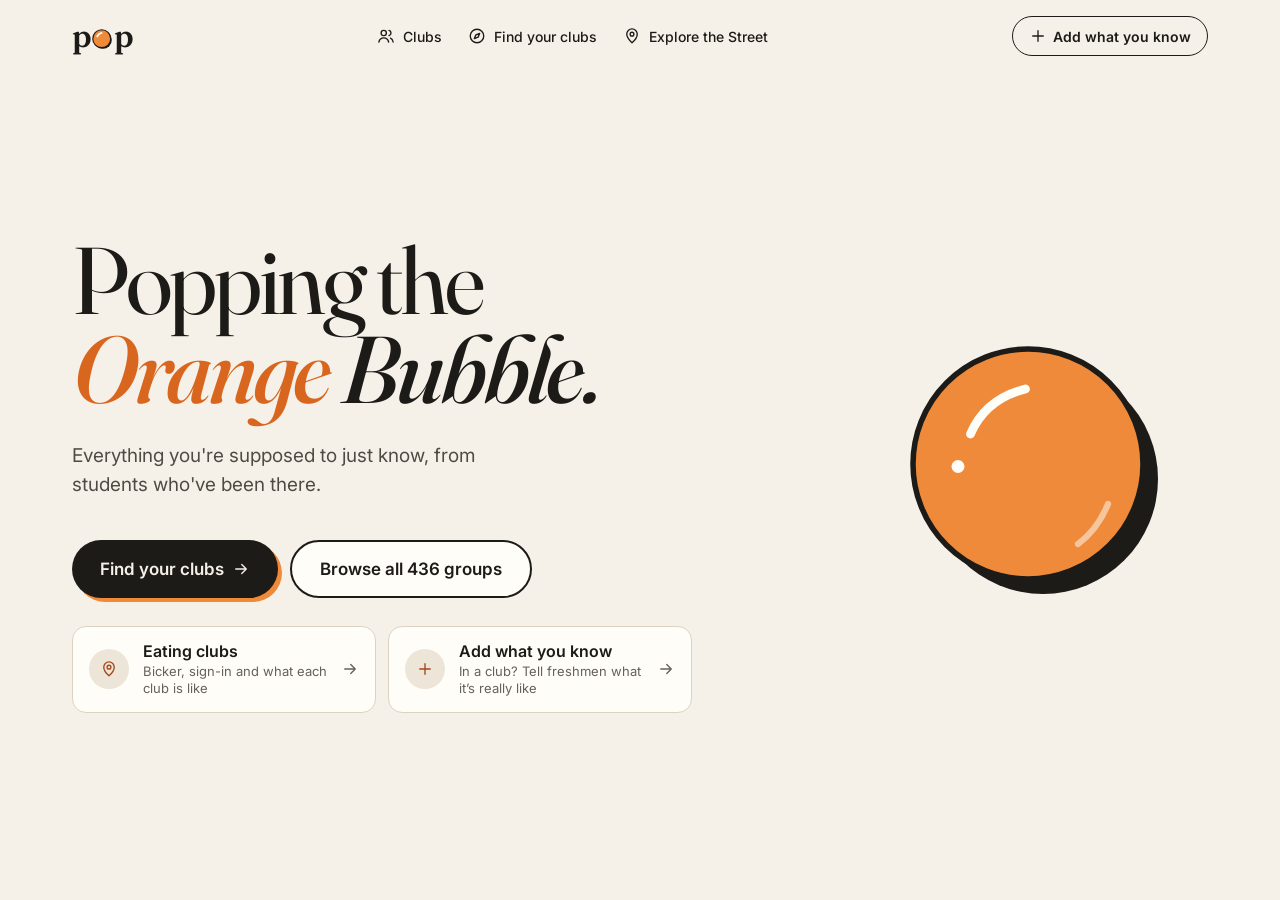
<file: index.html>
<!doctype html>
<html lang="en">
<head>
  <meta charset="utf-8">
  <meta name="viewport" content="width=device-width, initial-scale=1">
  <title>pop · Popping the Orange Bubble</title>
  <meta name="description" content="The unofficial student guide to Princeton: clubs and eating clubs, from students who've been there.">
  <link rel="icon" href="assets/bubble.svg" type="image/svg+xml">
  <link rel="preconnect" href="https://fonts.googleapis.com">
  <link rel="preconnect" href="https://fonts.gstatic.com" crossorigin>
  <link rel="stylesheet" href="https://fonts.googleapis.com/css2?family=Fraunces:ital,opsz,wght@0,9..144,300..700;1,9..144,300..700&family=Inter:wght@400;500;600;700&display=swap">
  <link rel="stylesheet" href="css/styles.css">
</head>
<body>
<div class="page">
  <header data-header="home"></header>

  <main class="container hero">
    <div class="hero-copy">
      <h1>Popping the <em><span class="orange">Orange</span> Bubble.</em></h1>
      <p>Everything you're supposed to just know, from students who've been there.</p>
      <div class="hero-cta">
        <a class="btn pill big" href="quiz.html">Find your clubs <svg class="icon" viewBox="0 0 24 24" aria-hidden="true"><path d="M5 12h14M13 6l6 6-6 6"/></svg></a>
        <a class="btn pill big outline" href="clubs.html" id="browse">Browse all groups</a>
      </div>
      <div class="hero-cards">
        <a class="hero-card" href="clubs.html?view=street">
          <span class="hero-card-icon"><svg class="icon" viewBox="0 0 24 24" aria-hidden="true"><path d="M12 21s-7-6.2-7-11.5a7 7 0 0 1 14 0C19 14.8 12 21 12 21z"/><circle cx="12" cy="9.5" r="2.5"/></svg></span>
          <span><span class="hero-card-title">Eating clubs</span><span class="hero-card-sub">Bicker, sign-in and what each club is like</span></span>
          <svg class="icon" viewBox="0 0 24 24" aria-hidden="true"><path d="M5 12h14M13 6l6 6-6 6"/></svg>
        </a>
        <a class="hero-card" href="add.html">
          <span class="hero-card-icon"><svg class="icon" viewBox="0 0 24 24" aria-hidden="true"><path d="M12 5v14M5 12h14"/></svg></span>
          <span><span class="hero-card-title">Add what you know</span><span class="hero-card-sub">In a club? Tell freshmen what it’s really like</span></span>
          <svg class="icon" viewBox="0 0 24 24" aria-hidden="true"><path d="M5 12h14M13 6l6 6-6 6"/></svg>
        </a>
      </div>
    </div>
    <div class="bubble-stage" id="stage" aria-hidden="false"></div>
  </main>
</div>
<script src="js/shared.js"></script>
<script src="js/orgs.js"></script>
<script src="js/home.js"></script>
</body>
</html>
</file>
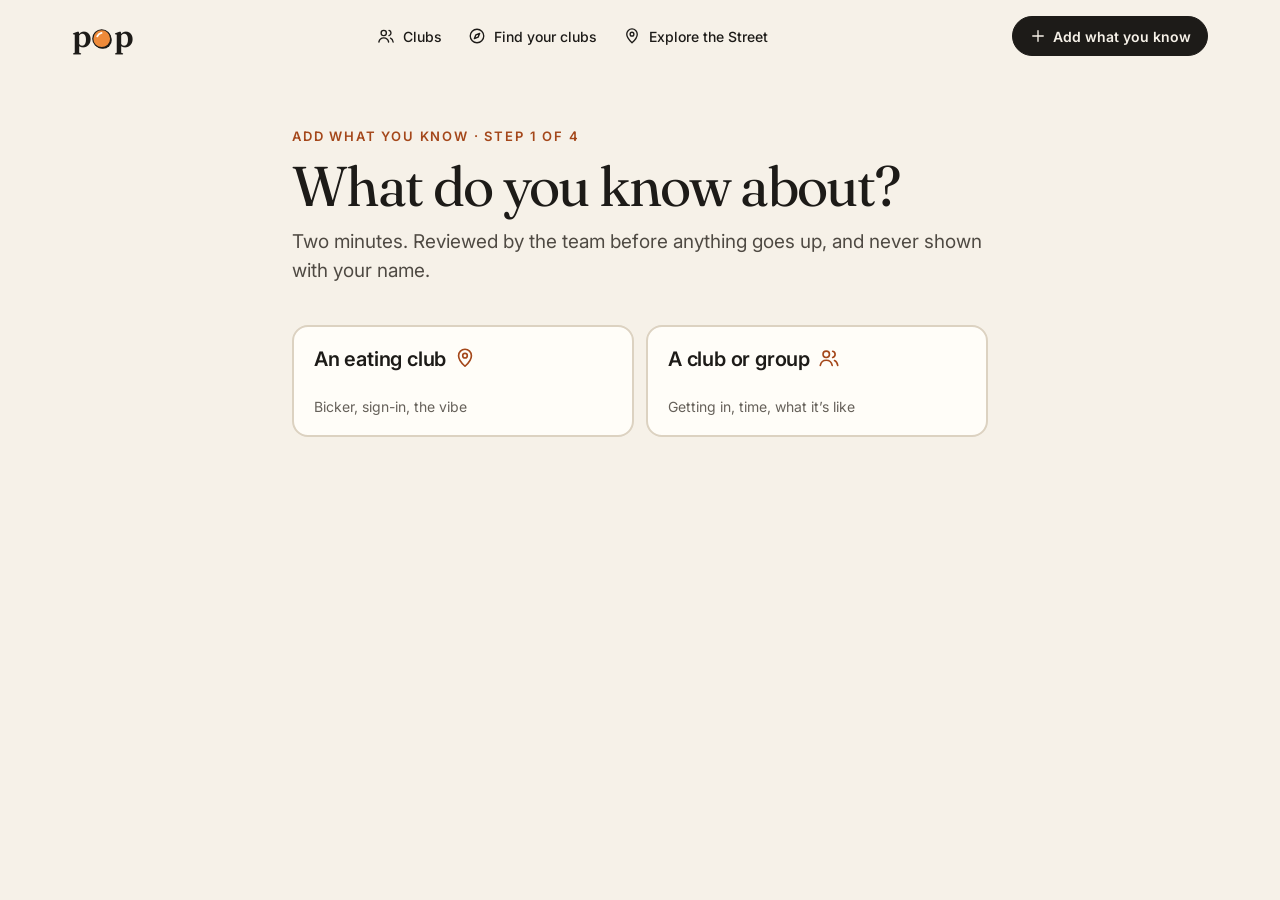
<file: add.html>
<!doctype html>
<html lang="en">
<head>
  <meta charset="utf-8">
  <meta name="viewport" content="width=device-width, initial-scale=1">
  <title>Add what you know · pop</title>
  <link rel="icon" href="assets/bubble.svg" type="image/svg+xml">
  <link rel="preconnect" href="https://fonts.googleapis.com">
  <link rel="preconnect" href="https://fonts.gstatic.com" crossorigin>
  <link rel="stylesheet" href="https://fonts.googleapis.com/css2?family=Fraunces:ital,opsz,wght@0,9..144,300..700;1,9..144,300..700&family=Inter:wght@400;500;600;700&display=swap">
  <link rel="stylesheet" href="css/styles.css">
</head>
<body>
<div class="page">
  <header data-header="add"></header>
  <main class="club-main" id="app"></main>
</div>
<script src="js/shared.js"></script>
<script src="js/data.js"></script>
<script src="js/orgs.js"></script>
<script src="js/add.js"></script>
</body>
</html>
</file>
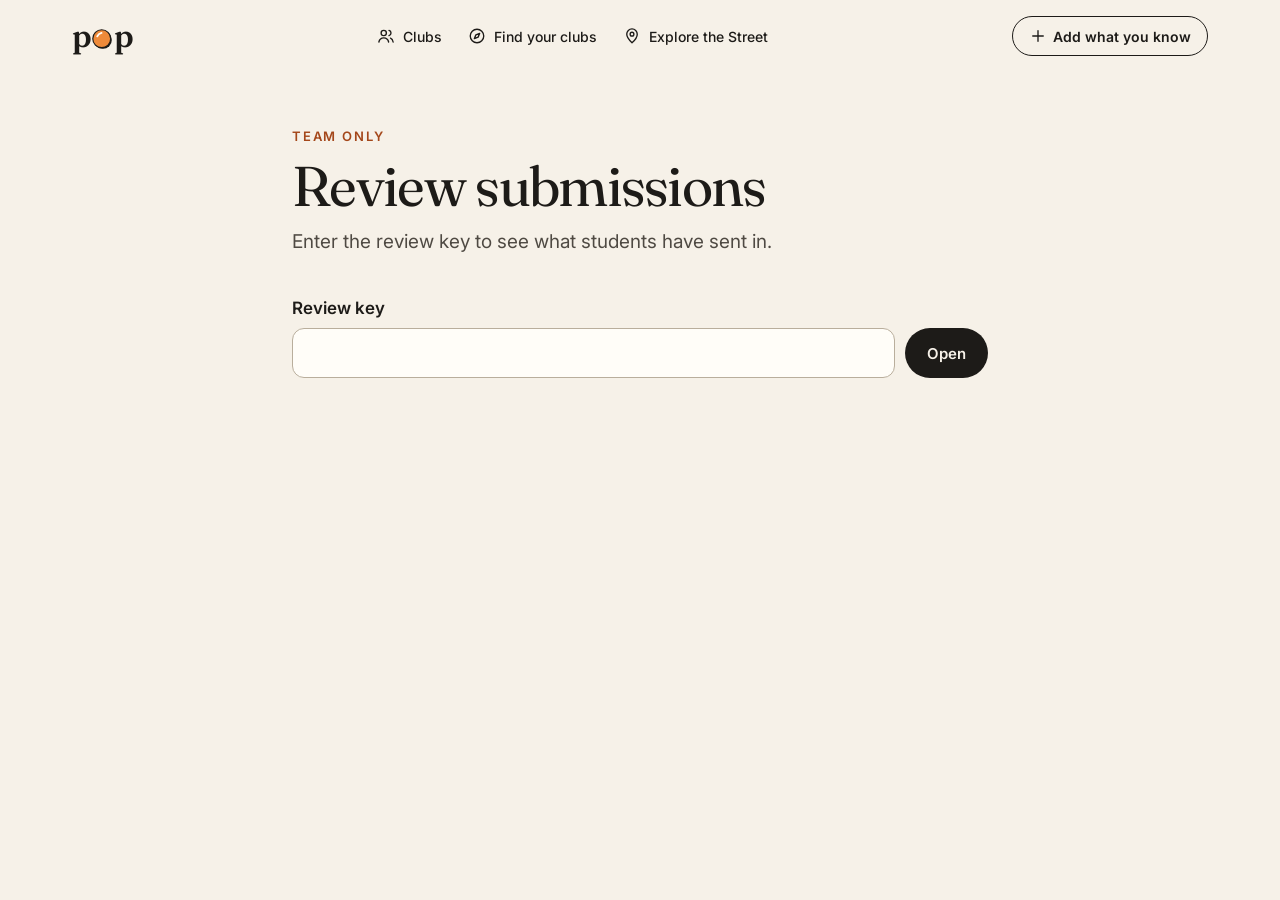
<file: admin.html>
<!doctype html>
<html lang="en">
<head>
  <meta charset="utf-8">
  <meta name="robots" content="noindex">
  <meta name="viewport" content="width=device-width, initial-scale=1">
  <title>Review · pop</title>
  <link rel="icon" href="assets/bubble.svg" type="image/svg+xml">
  <link rel="preconnect" href="https://fonts.googleapis.com">
  <link rel="preconnect" href="https://fonts.gstatic.com" crossorigin>
  <link rel="stylesheet" href="https://fonts.googleapis.com/css2?family=Fraunces:ital,opsz,wght@0,9..144,300..700;1,9..144,300..700&family=Inter:wght@400;500;600;700&display=swap">
  <link rel="stylesheet" href="css/styles.css">
</head>
<body>
<div class="page">
  <header data-header="admin"></header>
  <main class="club-main" id="app"></main>
</div>
<script src="js/shared.js"></script>
<script src="js/data.js"></script>
<script src="js/admin.js"></script>
</body>
</html>
</file>
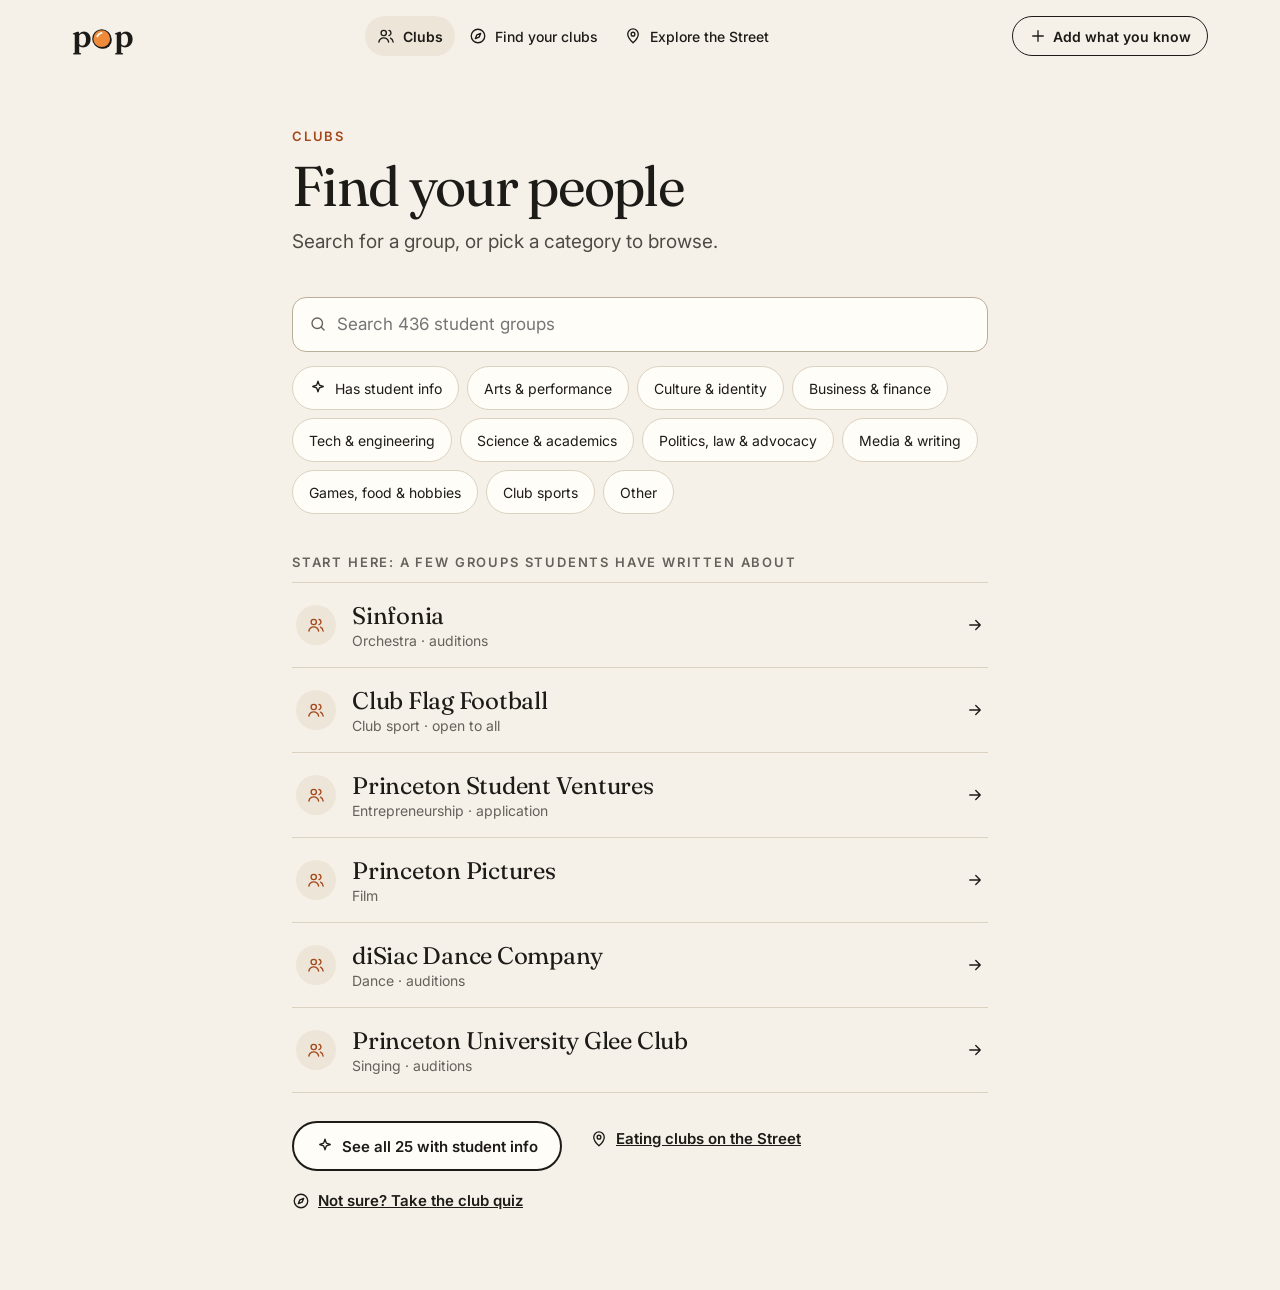
<file: clubs.html>
<!doctype html>
<html lang="en">
<head>
  <meta charset="utf-8">
  <meta name="viewport" content="width=device-width, initial-scale=1">
  <title>Clubs · pop</title>
  <link rel="icon" href="assets/bubble.svg" type="image/svg+xml">
  <link rel="preconnect" href="https://fonts.googleapis.com">
  <link rel="preconnect" href="https://fonts.gstatic.com" crossorigin>
  <link rel="stylesheet" href="https://fonts.googleapis.com/css2?family=Fraunces:ital,opsz,wght@0,9..144,300..700;1,9..144,300..700&family=Inter:wght@400;500;600;700&display=swap">
  <link rel="stylesheet" href="css/styles.css">
</head>
<body>
<div class="page">
  <header data-header="clubs"></header>
  <script>(function(){var p=new URLSearchParams(location.search);if(p.get('view')==='street'||p.get('club')==='cottage')document.querySelector('[data-header]').setAttribute('data-header','street');})();</script>
  <main class="club-main" id="app"></main>
</div>
<script src="js/shared.js"></script>
<script src="js/data.js"></script>
<script src="js/orgs.js"></script>
<script src="js/club.js"></script>
</body>
</html>
</file>
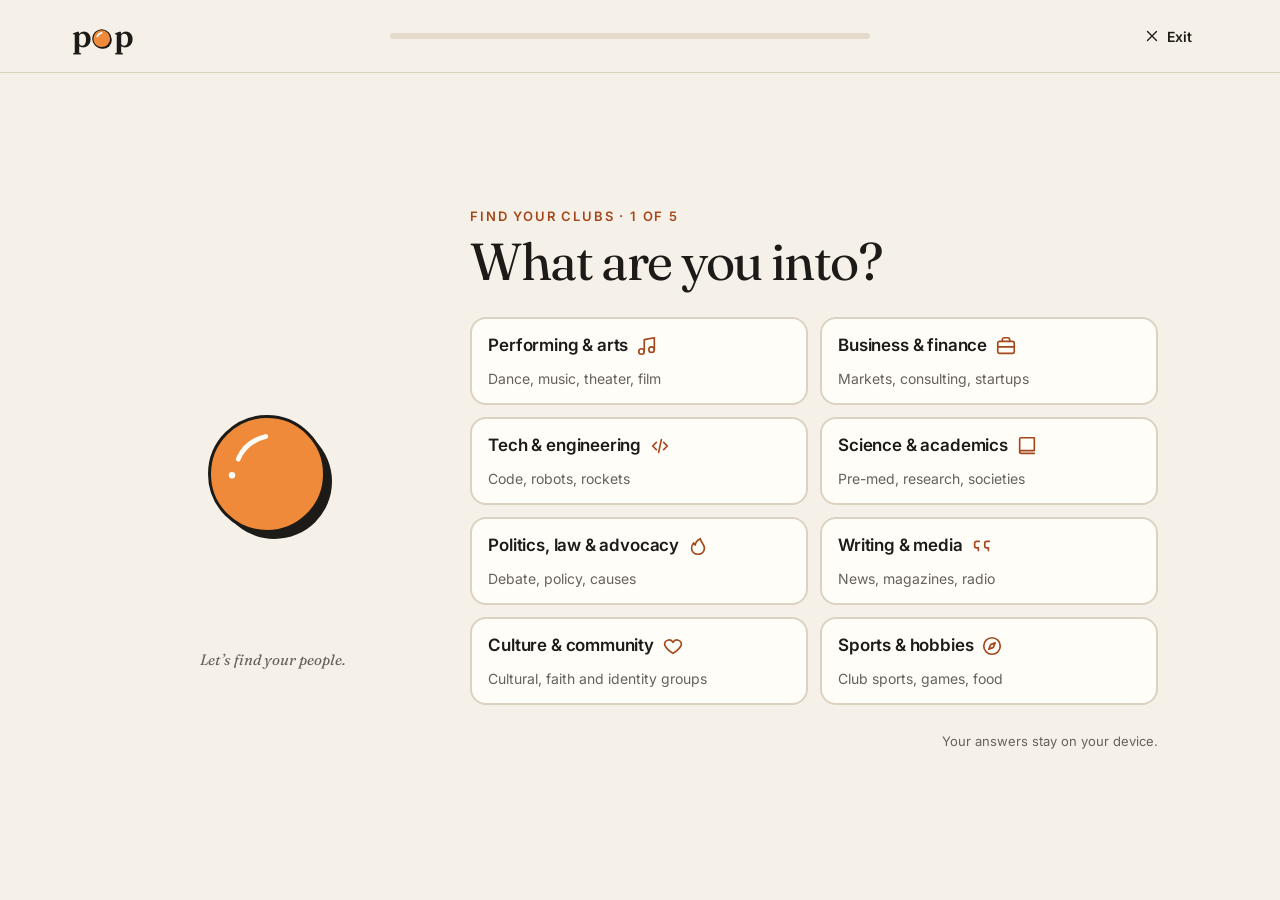
<file: quiz.html>
<!doctype html>
<html lang="en">
<head>
  <meta charset="utf-8">
  <meta name="viewport" content="width=device-width, initial-scale=1">
  <title>Find your clubs · pop</title>
  <link rel="icon" href="assets/bubble.svg" type="image/svg+xml">
  <link rel="preconnect" href="https://fonts.googleapis.com">
  <link rel="preconnect" href="https://fonts.gstatic.com" crossorigin>
  <link rel="stylesheet" href="https://fonts.googleapis.com/css2?family=Fraunces:ital,opsz,wght@0,9..144,300..700;1,9..144,300..700&family=Inter:wght@400;500;600;700&display=swap">
  <link rel="stylesheet" href="css/styles.css">
</head>
<body>
<div class="page">
  <header class="quiz-header">
    <div class="container">
      <a class="logo" href="index.html" aria-label="pop, home" id="logo"></a>
      <div class="progress" role="progressbar" aria-label="Quiz progress" aria-valuemin="0" aria-valuemax="5" aria-valuenow="0"><div id="bar" style="width:0%"></div></div>
      <a class="nav-cta" href="index.html" style="border:none" id="exit">Exit</a>
    </div>
  </header>
  <main class="container quiz-main">
    <div class="quiz-art" id="art"></div>
    <div class="quiz-panel" id="panel"></div>
  </main>
</div>
<script src="js/shared.js"></script>
<script src="js/data.js"></script>
<script src="js/orgs.js"></script>
<script src="js/quiz.js"></script>
</body>
</html>
</file>
<file: css/styles.css>
/* pop — Popping the Orange Bubble
   One stylesheet for every page. Tokens first, then layout, then components. */

:root {
  --ground: #F6F1E8;
  --surface: #FFFDF8;
  --ink: #1D1B18;
  --ink-hover: #3A3632;
  --text-2: #4F4A43;
  --muted: #66615A;
  --hairline: #DCD2C1;
  --pill: #EDE5D7;
  --orange: #EE8A3A;
  --orange-text: #D9661F;   /* large text only */
  --orange-ink: #A4471A;    /* small orange text, passes 4.5:1 */
  --peach: #F6C59A;
  --tint: #FBE3CC;

  --serif: "Fraunces", Georgia, serif;
  --sans: "Inter", system-ui, -apple-system, sans-serif;

  --radius: 16px;
  --max: 1200px;
}

* { box-sizing: border-box; }
html { -webkit-text-size-adjust: 100%; }
body {
  margin: 0;
  background: var(--ground);
  color: var(--ink);
  font-family: var(--sans);
  -webkit-font-smoothing: antialiased;
}
a { color: var(--ink); }
a:hover { color: var(--orange-ink); }
button { font: inherit; color: inherit; }
:focus-visible { outline: 3px solid var(--ink); outline-offset: 3px; }
.sr-only { position: absolute; width: 1px; height: 1px; overflow: hidden; clip: rect(0 0 0 0); white-space: nowrap; }
.serif { font-family: var(--serif); }
.eyebrow { margin: 0; font-size: 13px; font-weight: 600; letter-spacing: .14em; text-transform: uppercase; color: var(--orange-ink); }
.page { min-height: 100vh; display: flex; flex-direction: column; }
.container { width: 100%; max-width: var(--max); margin: 0 auto; padding: 0 32px; }
@media (max-width: 640px) { .container { padding: 0 20px; } }

/* ---------- Nav ---------- */
.site-header { position: sticky; top: 0; z-index: 10; background: var(--ground); }
.site-header .container { padding-top: 16px; padding-bottom: 16px; display: flex; flex-wrap: wrap; gap: 12px 24px; align-items: center; justify-content: space-between; }
.logo { text-decoration: none; display: inline-flex; align-items: baseline; font-family: var(--serif); font-size: 32px; font-weight: 600; letter-spacing: -.03em; line-height: 1; }
.logo svg { width: 21px; height: 21px; margin: 0 1px; align-self: center; transform: translateY(3px); }
.logo:hover { color: var(--ink); }
.nav { display: flex; flex-wrap: wrap; gap: 2px; align-items: center; }
.nav a { text-decoration: none; font-size: 14px; font-weight: 500; padding: 0 12px; min-height: 40px; border-radius: 999px; display: inline-flex; align-items: center; gap: 8px; transition: background .15s; }
.nav a:hover { background: var(--pill); color: var(--ink); }
.nav a[aria-current="page"] { background: var(--pill); font-weight: 600; }
.nav-cta { text-decoration: none; font-size: 14px; font-weight: 600; border: 1.5px solid var(--ink); border-radius: 999px; padding: 0 16px; min-height: 40px; display: inline-flex; align-items: center; gap: 6px; transition: background .15s, color .15s; }
.nav-cta:hover, .nav-cta[aria-current="page"] { background: var(--ink); color: var(--ground); }
.menu-btn { display: none; font-size: 14px; font-weight: 600; background: none; border: 1.5px solid var(--ink); border-radius: 999px; padding: 0 14px; min-height: 40px; align-items: center; gap: 6px; cursor: pointer; }
@media (max-width: 760px) {
  .menu-btn { display: inline-flex; }
  .site-header .nav, .site-header .nav-cta { display: none; }
  .site-header.open .nav { display: flex; flex-direction: column; align-items: stretch; width: 100%; }
  .site-header.open .nav a { min-height: 48px; }
  .site-header.open .nav-cta { display: inline-flex; }
}
.icon { width: 18px; height: 18px; flex: none; fill: none; stroke: currentColor; stroke-width: 1.8; stroke-linecap: round; stroke-linejoin: round; }

/* ---------- Shared pieces ---------- */
.ask-box { margin: 0; background: var(--surface); border: 2px solid var(--ink); border-radius: var(--radius); box-shadow: 5px 5px 0 var(--ink); padding: 8px 8px 8px 22px; display: flex; gap: 12px; align-items: center; }
.ask-box input { flex: 1; min-width: 0; font: inherit; font-size: 18px; border: none; outline: none; background: none; padding: 14px 0; color: var(--ink); }
.btn { font: inherit; font-size: 15px; font-weight: 600; text-decoration: none; color: var(--ground); background: var(--ink); border: none; border-radius: 10px; padding: 0 22px; min-height: 50px; display: inline-flex; align-items: center; gap: 8px; cursor: pointer; transition: background .15s; }
.btn:hover { background: var(--ink-hover); color: var(--ground); }
.btn.pill { border-radius: 999px; }
.btn.outline { background: var(--surface); color: var(--ink); border: 2px solid var(--ink); }
.btn.outline:hover { background: var(--pill); }
.btn.outline[aria-pressed="true"] { background: var(--ink); color: var(--ground); }
.link-btn { font: inherit; font-size: 15px; background: none; border: none; color: var(--text-2); text-decoration: underline; text-underline-offset: 3px; padding: 12px; cursor: pointer; }
.chip { font: inherit; font-size: 14px; text-decoration: none; color: var(--ink); background: var(--surface); border: 1px solid var(--hairline); border-radius: 999px; padding: 10px 16px; min-height: 44px; display: inline-flex; align-items: center; gap: 8px; cursor: pointer; transition: border-color .15s, transform .15s; }
.chip:hover { border-color: var(--ink); transform: translateY(-1px); color: var(--ink); }
.chip[aria-pressed="true"] { background: var(--tint); }

/* ---------- Bubbles ---------- */
@keyframes life { 0%{transform:scale(0);opacity:0} 6%{transform:scale(1.06);opacity:1} 10%{transform:scale(1)} 70%{transform:translateY(-14px) scale(1)} 75%{transform:translateY(-16px) scale(1.14);opacity:1} 76%{transform:translateY(-16px) scale(0);opacity:0} 100%{transform:scale(0);opacity:0} }
@keyframes burst { 0%,75%{transform:translateY(-16px) scale(.55);opacity:0} 76%{transform:translateY(-16px) scale(.8);opacity:1} 86%{transform:translateY(-16px) scale(1.25);opacity:0} 100%{opacity:0} }
@keyframes bob { 0%,100%{transform:translateY(0) rotate(0)} 50%{transform:translateY(-10px) rotate(-2deg)} }
@keyframes grow { 0%{transform:scale(0)} 70%{transform:scale(1.08)} 100%{transform:scale(1)} }
@keyframes clickburst { 0%{transform:scale(.6);opacity:1} 100%{transform:scale(1.35);opacity:0} }
@keyframes popword { 0%{transform:scale(.4) rotate(-12deg);opacity:0} 30%{transform:scale(1.1) rotate(-8deg);opacity:1} 100%{transform:scale(1) rotate(-8deg);opacity:0} }
@keyframes rise { 0%{transform:translateY(8px);opacity:0} 100%{transform:translateY(0);opacity:1} }
@keyframes slide { 0%{transform:translateX(24px);opacity:0} 100%{transform:translateX(0);opacity:1} }
@keyframes hop { 0%,60%,100%{transform:translateY(0)} 30%{transform:translateY(-6px)} }

.bubble-stage { position: relative; height: 440px; flex: 1 1 340px; min-width: 300px; }
.ambient { position: absolute; animation: life 10s cubic-bezier(.3,.7,.3,1) infinite both; }
.ambient-burst { position: absolute; pointer-events: none; animation: burst 10s linear infinite both; }
.d2 { animation-delay: -3.3s; } .d3 { animation-delay: -6.6s; }
.ambient svg, .ambient-burst svg { width: 100%; height: 100%; display: block; }
.hero-bubble-wrap { position: absolute; left: 50%; top: 50%; width: 270px; height: 270px; margin: -135px 0 0 -135px; }
.hero-bubble-wrap .bob { width: 100%; height: 100%; animation: bob 5s ease-in-out infinite; }
.hero-bubble { width: 100%; height: 100%; display: block; border: none; background: none; padding: 0; cursor: pointer; animation: grow .45s cubic-bezier(.3,1.4,.5,1) both; }
.hero-bubble svg { width: 100%; height: 100%; overflow: visible; }
.pop-burst { position: absolute; inset: -20%; width: 140%; height: 140%; animation: clickburst .6s ease-out forwards; }
.pop-word { position: absolute; inset: 0; display: flex; align-items: center; justify-content: center; font-family: var(--serif); font-style: italic; font-weight: 600; font-size: 64px; letter-spacing: -.03em; animation: popword .7s ease-out forwards; }
.rise { animation: rise .3s ease-out both; }
.slide { animation: slide .32s cubic-bezier(.2,.7,.3,1) both; }

/* ---------- Home ---------- */
.hero { flex: 1; display: flex; flex-wrap: wrap; gap: 48px; align-items: center; padding-top: 56px; padding-bottom: 80px; }
.hero-copy { flex: 999 1 520px; min-width: 0; display: flex; flex-direction: column; gap: 28px; }
.hero h1 { margin: 0; font-family: var(--serif); font-weight: 400; font-size: clamp(56px, 7.4vw, 96px); line-height: .94; letter-spacing: -.035em; text-wrap: balance; }
.hero h1 em { font-weight: 500; }
.hero h1 .orange { color: var(--orange-text); }
.hero p { margin: 0; max-width: 480px; font-size: 19px; line-height: 1.55; color: var(--text-2); }
.hero .ask-box { margin-top: 16px; max-width: 620px; }

/* ---------- Ask ---------- */
.ask-main { flex: 1; width: 100%; padding: 32px; display: flex; flex-direction: column; }
.ask-empty { flex: 1; width: 100%; max-width: 640px; margin: 0 auto; padding-top: 48px; display: flex; flex-direction: column; align-items: center; text-align: center; gap: 24px; }
.ask-empty .ask-box { width: 100%; }
.ask-empty h1 { margin: 0; font-family: var(--serif); font-weight: 400; font-size: 52px; line-height: 1; letter-spacing: -.03em; }
.ask-empty p.lead { margin: 10px 0 0; font-size: 17px; line-height: 1.5; color: var(--text-2); }
.ask-empty .bobbing { width: 72px; height: 72px; animation: bob 4s ease-in-out infinite; }
.starters { width: 100%; display: grid; grid-template-columns: repeat(auto-fit, minmax(260px, 1fr)); gap: 10px; text-align: left; }
.starter { font: inherit; font-size: 15px; line-height: 1.35; text-align: left; background: var(--surface); border: 1px solid var(--hairline); border-radius: 14px; padding: 14px 16px; min-height: 56px; cursor: pointer; color: var(--ink); display: flex; justify-content: space-between; align-items: center; gap: 12px; transition: border-color .15s, transform .15s; }
.starter:hover { border-color: var(--ink); transform: translateY(-1px); }
.starter > .icon { stroke: #A39A8C; width: 16px; height: 16px; }
.starter span .icon { color: var(--orange-ink); }
.chat { flex: 1; width: 100%; max-width: 680px; margin: 0 auto; display: flex; flex-direction: column; gap: 24px; }
.chat-top { display: flex; justify-content: space-between; align-items: center; }
.msg-user { align-self: flex-end; max-width: 78%; background: var(--ink); color: var(--ground); border-radius: 16px 16px 4px 16px; padding: 12px 16px; font-size: 16px; line-height: 1.45; }
.msg-bot { display: flex; gap: 12px; align-items: flex-start; }
.msg-bot > svg { flex: none; width: 30px; height: 30px; margin-top: 2px; }
.msg-body { flex: 1; min-width: 0; display: flex; flex-direction: column; gap: 12px; }
.msg-body p { margin: 0; font-size: 18px; line-height: 1.6; }
.msg-body p.more { font-size: 16px; color: var(--text-2); }
.msg-body figure { margin: 0; padding: 14px 16px; background: var(--surface); border: 1px solid var(--hairline); border-radius: 12px; display: flex; flex-direction: column; gap: 6px; }
.msg-body blockquote { margin: 0; font-family: var(--serif); font-style: italic; font-size: 18px; line-height: 1.4; }
.msg-body figcaption { font-size: 13px; color: var(--muted); }
.msg-actions { display: flex; flex-wrap: wrap; gap: 4px 16px; align-items: center; font-size: 14px; }
.msg-actions button { font: inherit; font-size: 14px; font-weight: 600; background: none; border: none; padding: 8px 0; cursor: pointer; text-decoration: underline; text-underline-offset: 3px; }
.msg-actions a { color: var(--muted); padding: 8px 0; }
.msg-actions button, .msg-actions a { display: inline-flex; align-items: center; gap: 6px; }
.msg-actions .icon { width: 16px; height: 16px; }
.tile .icon { width: 22px; height: 22px; color: var(--orange-ink); }
.tile[aria-pressed="true"] .icon { color: var(--peach); }
.card .eyebrow .icon, .club-head .icon { width: 16px; height: 16px; }
.typing { display: flex; gap: 10px; align-items: center; padding-left: 42px; }
.typing span { display: block; width: 10px; height: 10px; border-radius: 50%; background: var(--orange); border: 1.5px solid var(--ink); animation: hop 1s ease-in-out infinite; }
.typing span:nth-child(2) { animation-delay: .15s; } .typing span:nth-child(3) { animation-delay: .3s; }
.followups { display: flex; flex-wrap: wrap; gap: 8px; padding-left: 42px; }
.chat .ask-box { margin-top: auto; padding-left: 20px; }
.chat .ask-box input { font-size: 17px; padding: 12px 0; }

/* ---------- Club ---------- */
.club-main { flex: 1; width: 100%; max-width: 760px; margin: 0 auto; padding: 56px 32px 72px; display: flex; flex-direction: column; gap: 40px; }
.club-head { display: flex; flex-direction: column; gap: 14px; }
.club-head h1 { margin: 0; font-family: var(--serif); font-weight: 400; font-size: clamp(40px, 5vw, 56px); line-height: 1; letter-spacing: -.03em; }
.club-head .vibe { margin: 0; font-size: 19px; line-height: 1.5; color: var(--text-2); }
.club-head .facts { margin: 4px 0 0; font-size: 15px; color: var(--muted); }
.card { background: var(--surface); border: 1px solid var(--hairline); border-radius: var(--radius); padding: 36px; min-height: 280px; overflow: hidden; }
.card-inner { margin: 0; display: flex; flex-direction: column; gap: 16px; }
.card .statement, .card blockquote { margin: 0; font-family: var(--serif); font-size: 34px; line-height: 1.15; letter-spacing: -.02em; }
.card .card-text { margin: 0; font-size: 19px; line-height: 1.55; color: var(--text-2); max-width: 600px; }
.card figcaption { font-size: 14px; color: var(--muted); }
.card-nav { display: flex; align-items: center; gap: 12px; margin-top: 20px; }
.dots { display: flex; gap: 6px; margin-right: auto; }
.dots span { width: 8px; height: 8px; border-radius: 4px; background: #CFC6B8; display: block; transition: width .2s, background .2s; }
.dots span.on { width: 22px; background: var(--ink); }
.round-btn { width: 48px; height: 48px; border-radius: 50%; border: 1px solid var(--hairline); background: none; display: flex; align-items: center; justify-content: center; cursor: pointer; }
.round-btn:hover { background: var(--pill); }
.round-btn[hidden] { display: none; }
.ask-link { align-self: flex-start; font-size: 15px; font-weight: 600; padding: 8px 0; }

/* ---------- Quiz ---------- */
.quiz-header .container { min-height: 72px; display: flex; gap: 24px; align-items: center; }
.quiz-header { border-bottom: 1px solid var(--hairline); }
.progress { flex: 1; max-width: 480px; margin: 0 auto; height: 6px; border-radius: 3px; background: #E3DACB; overflow: hidden; }
.progress div { height: 100%; background: var(--orange); transition: width .4s ease; }
.quiz-main { flex: 1; max-width: 1100px; padding-top: 32px; padding-bottom: 48px; display: flex; flex-wrap: wrap; gap: 48px; align-items: center; }
.quiz-art { flex: 1 1 300px; height: 380px; position: relative; display: flex; align-items: center; justify-content: center; }
.quiz-bubble { display: block; width: 300px; height: 300px; transition: transform .45s cubic-bezier(.3,1.5,.5,1); }
.quiz-bubble svg { width: 100%; height: 100%; overflow: visible; animation: bob 4s ease-in-out infinite; }
.quiz-note { position: absolute; bottom: 0; left: 0; right: 0; margin: 0; text-align: center; font-family: var(--serif); font-style: italic; font-size: 15px; color: var(--muted); }
.quiz-art .pop-burst { position: absolute; inset: auto; width: 360px; height: 360px; }
.quiz-art .pop-word { inset: auto; font-size: 72px; }
.quiz-panel { flex: 999 1 480px; min-width: 0; display: flex; flex-direction: column; gap: 28px; }
.quiz-panel h1 { margin: 10px 0 0; font-family: var(--serif); font-weight: 400; font-size: clamp(36px, 4.4vw, 52px); line-height: 1.05; letter-spacing: -.03em; text-wrap: balance; }
.tiles { display: grid; grid-template-columns: repeat(2, minmax(0, 1fr)); gap: 12px; }
.tile { text-align: left; background: var(--surface); border: 2px solid var(--hairline); border-radius: var(--radius); padding: 20px; min-height: 112px; display: flex; flex-direction: column; justify-content: space-between; gap: 8px; cursor: pointer; transition: border-color .15s, transform .15s; }
.tile:hover { border-color: var(--ink); transform: translateY(-2px); }
.tile[aria-pressed="true"] { background: var(--ink); color: var(--ground); border-color: var(--ink); }
.tile .t { font-size: 20px; font-weight: 600; letter-spacing: -.01em; }
.tile .s { font-size: 14px; color: var(--muted); }
.tile[aria-pressed="true"] .s { color: #CFC6B8; }
.quiz-foot { display: flex; gap: 8px; align-items: center; }
.quiz-foot .privacy { margin-left: auto; font-size: 13px; color: var(--muted); }
.results a { text-decoration: none; display: flex; gap: 20px; align-items: center; padding: 20px 4px; border-top: 1px solid var(--hairline); }
.results .n { font-family: var(--serif); font-size: 40px; font-weight: 300; color: var(--orange-ink); width: 48px; font-variant-numeric: tabular-nums; }
.results .name { font-size: 20px; font-weight: 600; letter-spacing: -.01em; display: block; }
.results .why { font-size: 15px; color: var(--text-2); line-height: 1.45; }
.results-actions { display: flex; flex-wrap: wrap; gap: 12px; align-items: center; }

@media (max-width: 640px) {
  .tiles { grid-template-columns: 1fr; }
  .card { padding: 24px; }
  .card .statement, .card blockquote { font-size: 28px; }
  .bubble-stage { height: 320px; }
}

@media (prefers-reduced-motion: reduce) {
  *, *::before, *::after { animation: none !important; transition: none !important; }
  .ambient { opacity: 1; }
  .ambient-burst { opacity: 0; }
}
/* Club directory + Street list (added) */
.back-link { align-self: flex-start; display: inline-flex; align-items: center; gap: 6px; font-size: 14px; color: var(--muted); text-decoration: none; margin-bottom: -16px; padding: 6px 0; }
.dir-section { display: flex; flex-direction: column; gap: 12px; }
.dir-title { margin: 0; font-size: 13px; font-weight: 600; letter-spacing: .14em; text-transform: uppercase; color: var(--muted); }
.dir-list { display: flex; flex-direction: column; }
.dir-row { display: flex; align-items: center; gap: 16px; padding: 18px 4px; border-top: 1px solid var(--hairline); text-decoration: none; transition: background .15s; }
.dir-row:last-of-type { border-bottom: 1px solid var(--hairline); }
.dir-row:hover { background: var(--surface); color: var(--ink); }
.dir-icon { width: 40px; height: 40px; flex: none; border-radius: 50%; background: var(--pill); display: flex; align-items: center; justify-content: center; color: var(--orange-ink); }
.dir-text { flex: 1; display: flex; flex-direction: column; gap: 2px; }
.dir-name { font-family: var(--serif); font-size: 24px; letter-spacing: -.01em; }
.dir-blurb { font-size: 14px; color: var(--muted); }
.dir-row.muted .dir-name { color: var(--text-2); }
.dir-row.muted .dir-icon { background: none; border: 1px dashed #CFC6B8; color: var(--muted); }

/* Fact vs. student take labels */
.kind { margin-left: 8px; font-size: 11px; font-weight: 600; letter-spacing: .06em; text-transform: uppercase; border-radius: 999px; padding: 3px 8px; }
.kind.fact { background: #E4EEDF; color: #2F5A22; }
.kind.take { background: var(--tint); color: var(--orange-ink); }
.card .statement.long { font-size: 26px; line-height: 1.3; }
.card .card-by { margin: 0; font-size: 14px; color: var(--muted); }
.empty-card .btn { margin-top: 8px; }

/* Add what you know + review */
.tiles.three { grid-template-columns: repeat(3, minmax(0, 1fr)); }
.chips { display: flex; flex-wrap: wrap; gap: 8px; }
.field { display: flex; flex-direction: column; gap: 8px; margin: 0; }
.field label { font-size: 17px; font-weight: 600; line-height: 1.4; }
.field .hint { margin: -4px 0 0; font-size: 14px; color: var(--muted); }
.field .optional, .optional { font-weight: 400; font-size: 14px; color: var(--muted); }
.field input[type="text"], .field input[type="password"], .field textarea { font: inherit; font-size: 16px; line-height: 1.5; color: var(--ink); background: var(--surface); border: 1.5px solid #B9AE9C; border-radius: 12px; padding: 12px 14px; width: 100%; }
.field textarea { resize: vertical; min-height: 92px; }
.field input:focus-visible, .field textarea:focus-visible { outline: 3px solid var(--ink); outline-offset: 1px; border-color: var(--ink); }
.field-row { display: flex; gap: 10px; flex-wrap: wrap; }
.field-row input { flex: 1 1 220px; width: auto; }
.add-form { display: flex; flex-direction: column; gap: 28px; }
.guide { display: flex; gap: 12px; align-items: flex-start; background: var(--pill); border-radius: 12px; padding: 14px 16px; font-size: 15px; line-height: 1.5; color: var(--text-2); }
.guide .icon { margin-top: 3px; color: var(--orange-ink); }
.hp { position: absolute; left: -9999px; width: 1px; height: 1px; overflow: hidden; }
.form-error { margin: 0; min-height: 1px; font-size: 15px; font-weight: 600; color: #A12B1A; }
.form-error:empty { display: none; }
.btn[disabled] { opacity: .6; cursor: default; }
.thanks { display: flex; flex-direction: column; gap: 24px; }
.thanks-art { position: relative; width: 160px; height: 160px; }
.thanks-art .pop-burst { inset: 0; width: 100%; height: 100%; }
.thanks-art .pop-word { font-size: 40px; animation-duration: 1.4s; }
.card.review { min-height: 0; display: flex; flex-direction: column; gap: 14px; padding: 24px; margin-bottom: 12px; }
.review-q { margin: 0 0 4px; font-weight: 600; font-size: 15px; }
.open-qs { margin: 0; padding-left: 20px; display: flex; flex-direction: column; gap: 8px; font-size: 16px; }
@media (max-width: 640px) { .tiles.three { grid-template-columns: 1fr; } }

/* Club finder: search + category filters */
.finder { display: flex; flex-direction: column; gap: 14px; }
.search-box { display: flex; align-items: center; gap: 10px; background: var(--surface); border: 1.5px solid #B9AE9C; border-radius: 14px; padding: 0 16px; }
.search-box:focus-within { border-color: var(--ink); outline: 3px solid var(--ink); outline-offset: 1px; }
.search-box .icon { color: var(--muted); }
.search-box input[type="text"] { border: none; background: none; padding: 14px 0; font-size: 17px; outline: none; }
.chip[aria-pressed="true"] { background: var(--ink); color: var(--ground); border-color: var(--ink); }
.dir-results { display: flex; flex-direction: column; gap: 24px; }
.az-note { margin: 0 0 4px; font-size: 14px; color: var(--muted); }
@media (max-width: 640px) {
  #filters { flex-wrap: nowrap; overflow-x: auto; margin: 0 -20px; padding: 2px 20px 6px; scrollbar-width: none; }
  #filters .chip { flex: none; }
}

/* Home buttons and link cards */
.hero-cta { display: flex; flex-wrap: wrap; gap: 12px; margin-top: 12px; }
.btn.big { min-height: 58px; padding: 0 28px; font-size: 17px; }
.hero-cta .btn:not(.outline) { box-shadow: 4px 4px 0 var(--orange); }
.hero-cards { display: grid; grid-template-columns: repeat(auto-fit, minmax(250px, 1fr)); gap: 12px; max-width: 620px; }
.hero-card { display: flex; align-items: center; gap: 14px; padding: 14px 16px; background: var(--surface); border: 1px solid var(--hairline); border-radius: 14px; text-decoration: none; transition: border-color .15s, transform .15s; }
.hero-card:hover { border-color: var(--ink); transform: translateY(-1px); color: var(--ink); }
.hero-card > span:nth-child(2) { flex: 1; display: flex; flex-direction: column; gap: 2px; }
.hero-card-icon { width: 40px; height: 40px; flex: none; border-radius: 50%; background: var(--pill); color: var(--orange-ink); display: flex; align-items: center; justify-content: center; }
.hero-card-title { font-size: 16px; font-weight: 600; }
.hero-card-sub { font-size: 13px; line-height: 1.35; color: var(--muted); }
.hero-card > .icon { color: var(--muted); }

/* Quiz: eight interest tiles, and "why it fits" tags on results */
.tile.compact { min-height: 88px; padding: 16px; }
.tile.compact .t { font-size: 17px; }
.results .fit { display: flex; flex-wrap: wrap; gap: 6px 12px; margin-top: 6px; font-size: 13px; font-weight: 600; color: var(--orange-ink); }
.results .fit span { display: inline-flex; align-items: center; gap: 4px; }
.results .fit .icon { width: 14px; height: 14px; }
.quiz-panel h1:focus { outline: none; }
.card .card-site { align-self: flex-start; display: inline-flex; align-items: center; gap: 6px; font-size: 15px; font-weight: 600; }
.card .card-site .icon { width: 16px; height: 16px; }
</file>
